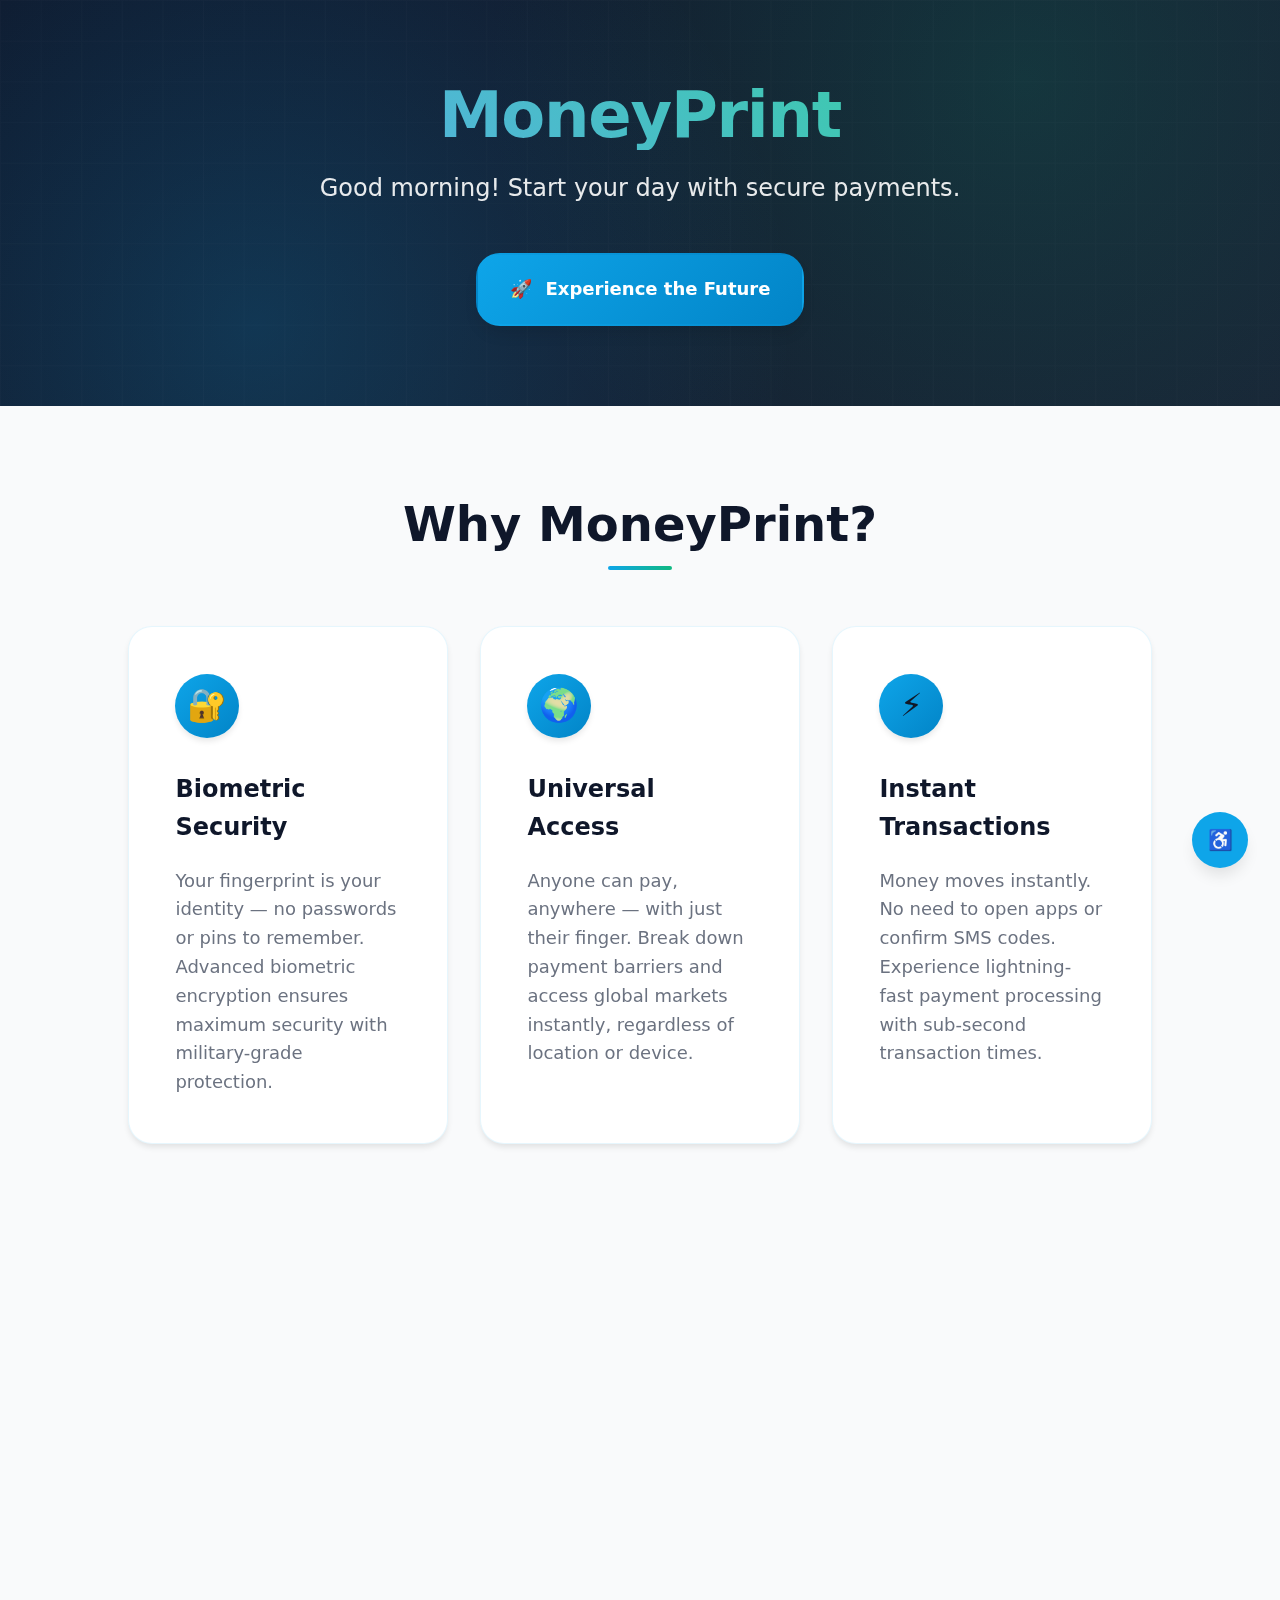
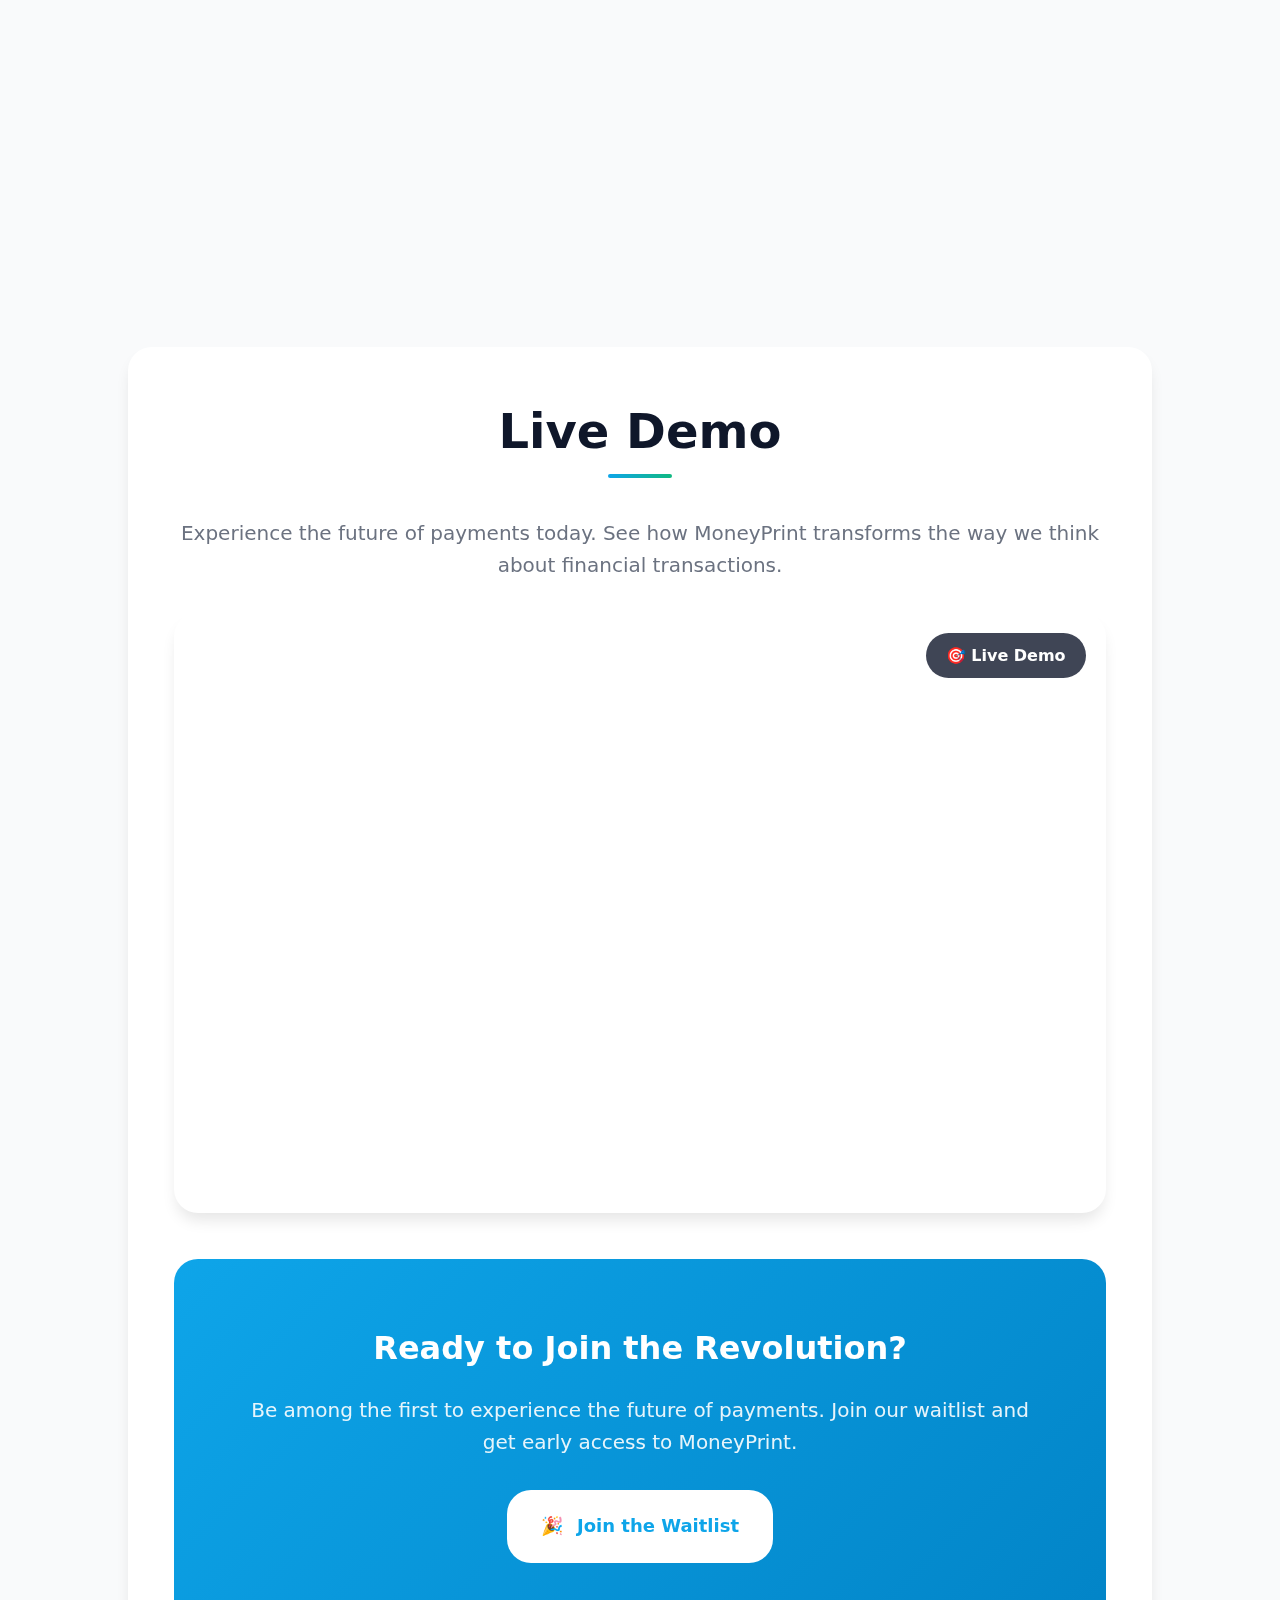
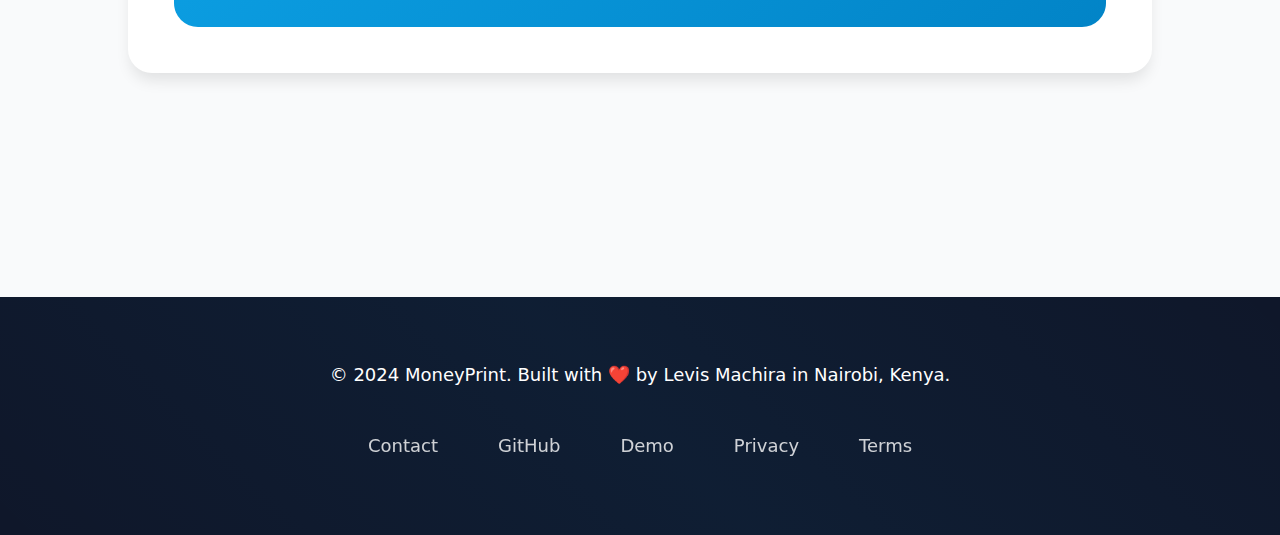
<file: index.html>
<!DOCTYPE html>
<html lang="en">
<head>
  <meta charset="UTF-8" />
  <meta name="viewport" content="width=device-width, initial-scale=1.0" />
  <title>MoneyPrint - Instant Fingerprint Payments | Biometric Payment Revolution</title>
  
  <!-- SEO Meta Tags -->
  <meta name="description" content="MoneyPrint revolutionizes payments with biometric technology. Pay anywhere using just your fingerprint - no cards, no phones, just you. Join the future of secure payments." />
  <meta name="keywords" content="biometric payments, fingerprint payments, fintech, secure payments, contactless payments, digital wallet, financial technology" />
  <meta name="author" content="Levis Machira" />
  <meta name="robots" content="index, follow" />
  
  <!-- Open Graph Tags for Social Sharing -->
  <meta property="og:title" content="MoneyPrint - Instant Fingerprint Payments" />
  <meta property="og:description" content="Revolutionizing payments using just your fingerprint. No cards. No phones. Just you." />
  <meta property="og:type" content="website" />
  <meta property="og:url" content="https://moneyprint.netlify.app/" />
  <meta property="og:image" content="https://moneyprint.netlify.app/og-image.jpg" />
  
  <!-- Twitter Card Tags -->
  <meta name="twitter:card" content="summary_large_image" />
  <meta name="twitter:title" content="MoneyPrint - Instant Fingerprint Payments" />
  <meta name="twitter:description" content="Revolutionizing payments using just your fingerprint. No cards. No phones. Just you." />
  <meta name="twitter:image" content="https://moneyprint.netlify.app/og-image.jpg" />
  
  <!-- Favicon -->
  <link rel="icon" type="image/x-icon" href="/favicon.ico" />
  <link rel="apple-touch-icon" sizes="180x180" href="/apple-touch-icon.png" />
  <link rel="icon" type="image/png" sizes="32x32" href="/favicon-32x32.png" />
  <link rel="icon" type="image/png" sizes="16x16" href="/favicon-16x16.png" />
  <link rel="manifest" href="/site.webmanifest" />
  
  <!-- Content Security Policy -->
  <meta http-equiv="Content-Security-Policy" content="default-src 'self'; script-src 'self' 'unsafe-inline' https://www.googletagmanager.com https://www.google-analytics.com; style-src 'self' 'unsafe-inline' https://fonts.googleapis.com; font-src 'self' https://fonts.gstatic.com; img-src 'self' data: https:; frame-src https://preview--finger-pay-now.lovable.app; connect-src 'self' https://www.google-analytics.com;">
  
  <!-- View Transitions API -->
  <meta name="view-transition" content="same-origin" />
  
  <!-- Fonts with Performance Optimization -->
  <link rel="preconnect" href="https://fonts.googleapis.com" />
  <link rel="preconnect" href="https://fonts.gstatic.com" crossorigin />
  <link href="https://fonts.googleapis.com/css2?family=Inter:wght@400;600;800&display=swap" rel="stylesheet" />
  
  <!-- Structured Data for SEO -->
  <script type="application/ld+json">
  {
    "@context": "https://schema.org",
    "@type": "Organization",
    "name": "MoneyPrint",
    "description": "Revolutionizing payments using biometric fingerprint technology",
    "url": "https://moneyprint.netlify.app/",
    "founder": {
      "@type": "Person",
      "name": "Levis Machira",
      "email": "levismash@gmail.com"
    },
    "sameAs": [
      "https://github.com/MoneyPrintOriginal/MoneyPrint-landing"
    ]
  }
  </script>
  
  <!-- Google Analytics (replace with your tracking ID) -->
  <script async src="https://www.googletagmanager.com/gtag/js?id=GA_TRACKING_ID"></script>
  <script>
    window.dataLayer = window.dataLayer || [];
    function gtag(){dataLayer.push(arguments);}
    gtag('js', new Date());
    gtag('config', 'GA_TRACKING_ID');
  </script>
  
  <style>
    /* CSS Custom Properties with Modern Features */
    :root {
      --primary-color: #0ea5e9;
      --primary-dark: #0284c7;
      --secondary-color: #0f172a;
      --success-color: #10b981;
      --warning-color: #f59e0b;
      --text-color: #111827;
      --text-light: #6b7280;
      --background: #f9fafb;
      --white: #ffffff;
      --shadow: 0 4px 6px -1px rgba(0, 0, 0, 0.1);
      --shadow-lg: 0 10px 15px -3px rgba(0, 0, 0, 0.1);
      --shadow-xl: 0 20px 25px -5px rgba(0, 0, 0, 0.1);
      --radius: 0.75rem;
      --radius-xl: 1.5rem;
      --transition: all 0.3s cubic-bezier(0.4, 0, 0.2, 1);
      --transition-fast: all 0.15s cubic-bezier(0.4, 0, 0.2, 1);
      --container-padding: max(1.5rem, 5vw);
      --content-max-width: min(120rem, 100vw - var(--container-padding) * 2);
      
      /* Fluid Typography */
      --text-xs: clamp(0.75rem, 0.7rem + 0.25vw, 0.875rem);
      --text-sm: clamp(0.875rem, 0.8rem + 0.375vw, 1rem);
      --text-base: clamp(1rem, 0.9rem + 0.5vw, 1.125rem);
      --text-lg: clamp(1.125rem, 1rem + 0.625vw, 1.25rem);
      --text-xl: clamp(1.25rem, 1.1rem + 0.75vw, 1.5rem);
      --text-2xl: clamp(1.5rem, 1.3rem + 1vw, 2rem);
      --text-3xl: clamp(1.875rem, 1.6rem + 1.375vw, 2.5rem);
      --text-4xl: clamp(2.25rem, 1.9rem + 1.75vw, 3rem);
      --text-5xl: clamp(3rem, 2.5rem + 2.5vw, 4rem);
      
      /* Modern spacing scale */
      --space-xs: clamp(0.5rem, 0.45rem + 0.25vw, 0.625rem);
      --space-sm: clamp(0.75rem, 0.7rem + 0.25vw, 0.875rem);
      --space-md: clamp(1rem, 0.9rem + 0.5vw, 1.25rem);
      --space-lg: clamp(1.5rem, 1.3rem + 1vw, 2rem);
      --space-xl: clamp(2rem, 1.7rem + 1.5vw, 3rem);
      --space-2xl: clamp(3rem, 2.5rem + 2.5vw, 4rem);
      --space-3xl: clamp(4rem, 3.5rem + 2.5vw, 5rem);
    }
    
    /* Modern CSS Reset with Logical Properties */
    *,
    *::before,
    *::after {
      box-sizing: border-box;
      margin: 0;
      padding: 0;
    }
    
    html {
      font-family: 'Inter', system-ui, -apple-system, BlinkMacSystemFont, sans-serif;
      line-height: 1.6;
      scroll-behavior: smooth;
      scroll-padding-block-start: 2rem;
    }
    
    body {
      color: var(--text-color);
      background: var(--background);
      font-size: var(--text-base);
      overflow-x: hidden;
      min-block-size: 100vh;
      text-rendering: optimizeLegibility;
      -webkit-font-smoothing: antialiased;
      -moz-osx-font-smoothing: grayscale;
    }
    
    /* Container Queries Support */
    .container {
      container-type: inline-size;
      container-name: main-container;
    }
    
    /* Modern Animations with Reduced Motion Support */
    @media (prefers-reduced-motion: no-preference) {
      @keyframes slideInUp {
        from {
          opacity: 0;
          transform: translateY(2rem);
        }
        to {
          opacity: 1;
          transform: translateY(0);
        }
      }
      
      @keyframes fadeIn {
        from { opacity: 0; }
        to { opacity: 1; }
      }
      
      @keyframes float {
        0%, 100% { transform: translateY(0); }
        50% { transform: translateY(-0.5rem); }
      }
      
      @keyframes shimmer {
        0% { transform: translateX(-100%); }
        100% { transform: translateX(100%); }
      }
      
      @keyframes pulse-glow {
        0%, 100% { 
          box-shadow: 0 0 0 0 color-mix(in srgb, var(--primary-color) 40%, transparent);
        }
        50% { 
          box-shadow: 0 0 0 1rem color-mix(in srgb, var(--primary-color) 0%, transparent);
        }
      }
      
      @keyframes morphing-gradient {
        0% { background-position: 0% 50%; }
        50% { background-position: 100% 50%; }
        100% { background-position: 0% 50%; }
      }
    }
    
    /* View Transitions API Support */
    @supports (view-transition-name: none) {
      ::view-transition-old(root),
      ::view-transition-new(root) {
        animation-duration: 0.5s;
        animation-timing-function: cubic-bezier(0.4, 0, 0.2, 1);
      }
      
      .page-transition {
        view-transition-name: page-content;
      }
    }
    
    /* Enhanced Header with 3D Elements */
    header {
      position: relative;
      background: linear-gradient(135deg, var(--secondary-color) 0%, #1e293b 50%, #334155 100%);
      background-size: 300% 300%;
      animation: morphing-gradient 8s ease infinite;
      color: var(--white);
      padding-block: var(--space-3xl);
      padding-inline: var(--container-padding);
      text-align: center;
      overflow: hidden;
      container-type: inline-size;
    }
    
    header::before {
      content: '';
      position: absolute;
      inset: 0;
      background: 
        radial-gradient(circle at 20% 80%, color-mix(in srgb, var(--primary-color) 20%, transparent) 0%, transparent 50%),
        radial-gradient(circle at 80% 20%, color-mix(in srgb, var(--success-color) 15%, transparent) 0%, transparent 50%);
      pointer-events: none;
    }
    
    header::after {
      content: '';
      position: absolute;
      inset: 0;
      background: url('data:image/svg+xml,<svg xmlns="http://www.w3.org/2000/svg" viewBox="0 0 100 100"><defs><pattern id="grid" width="10" height="10" patternUnits="userSpaceOnUse"><path d="M 10 0 L 0 0 0 10" fill="none" stroke="rgba(255,255,255,0.05)" stroke-width="0.5"/></pattern></defs><rect width="100" height="100" fill="url(%23grid)"/></svg>');
      opacity: 0.3;
      pointer-events: none;
    }
    
    header > * {
      position: relative;
      z-index: 1;
    }
    
    .hero-title {
      font-size: var(--text-5xl);
      font-weight: 800;
      margin-block-end: var(--space-md);
      background: linear-gradient(45deg, #60a5fa, #34d399, #a78bfa);
      background-size: 200% 200%;
      background-clip: text;
      -webkit-background-clip: text;
      -webkit-text-fill-color: transparent;
      animation: morphing-gradient 6s ease infinite;
      line-height: 1.1;
      letter-spacing: -0.02em;
    }
    
    @container (max-width: 768px) {
      .hero-title {
        font-size: var(--text-4xl);
      }
    }
    
    .hero-subtitle {
      font-size: var(--text-xl);
      max-inline-size: 60ch;
      margin-inline: auto;
      margin-block-end: var(--space-xl);
      opacity: 0.9;
      line-height: 1.5;
    }
    
    /* Enhanced Button with Micro-interactions */
    .btn {
      display: inline-flex;
      align-items: center;
      justify-content: center;
      gap: var(--space-sm);
      padding-block: var(--space-md);
      padding-inline: var(--space-lg);
      font-size: var(--text-base);
      font-weight: 600;
      text-decoration: none;
      border-radius: var(--radius-xl);
      border: 2px solid transparent;
      position: relative;
      overflow: hidden;
      transition: var(--transition);
      cursor: pointer;
      isolation: isolate;
    }
    
    .btn::before {
      content: '';
      position: absolute;
      inset: 0;
      background: linear-gradient(45deg, transparent, color-mix(in srgb, var(--white) 20%, transparent), transparent);
      transform: translateX(-100%);
      transition: transform 0.6s ease;
      z-index: -1;
    }
    
    .btn:hover::before {
      transform: translateX(100%);
    }
    
    .btn-primary {
      background: linear-gradient(135deg, var(--primary-color), var(--primary-dark));
      color: var(--white);
      box-shadow: var(--shadow-lg);
    }
    
    .btn-primary:hover {
      transform: translateY(-2px) scale(1.02);
      box-shadow: var(--shadow-xl);
      animation: pulse-glow 2s infinite;
    }
    
    .btn-primary:active {
      transform: translateY(0) scale(0.98);
    }
    
    /* Enhanced Section Layout */
    .section {
      padding-block: var(--space-3xl);
      padding-inline: var(--container-padding);
      max-inline-size: var(--content-max-width);
      margin-inline: auto;
      container-type: inline-size;
    }
    
    .section-title {
      font-size: var(--text-4xl);
      font-weight: 800;
      text-align: center;
      margin-block-end: var(--space-xl);
      color: var(--secondary-color);
      position: relative;
    }
    
    .section-title::after {
      content: '';
      position: absolute;
      inset-block-end: -0.5rem;
      inset-inline-start: 50%;
      transform: translateX(-50%);
      inline-size: 4rem;
      block-size: 0.25rem;
      background: linear-gradient(90deg, var(--primary-color), var(--success-color));
      border-radius: var(--radius);
    }
    
    /* Advanced Features Grid with Container Queries */
    .features-grid {
      display: grid;
      gap: var(--space-lg);
      grid-template-columns: repeat(auto-fit, minmax(min(100%, 20rem), 1fr));
      margin-block-start: var(--space-2xl);
    }
    
    @container (max-width: 768px) {
      .features-grid {
        grid-template-columns: 1fr;
        gap: var(--space-md);
      }
    }
    
    .feature-card {
      background: var(--white);
      padding: var(--space-xl);
      border-radius: var(--radius-xl);
      box-shadow: var(--shadow);
      border: 1px solid color-mix(in srgb, var(--primary-color) 10%, transparent);
      transition: var(--transition);
      position: relative;
      overflow: hidden;
      container-type: inline-size;
    }
    
    .feature-card::before {
      content: '';
      position: absolute;
      inset-block-start: 0;
      inset-inline-start: 0;
      inline-size: 100%;
      block-size: 0.25rem;
      background: linear-gradient(90deg, var(--primary-color), var(--success-color));
      transform: translateX(-100%);
      transition: transform 0.5s ease;
    }
    
    .feature-card:hover {
      transform: translateY(-0.5rem);
      box-shadow: var(--shadow-xl);
    }
    
    .feature-card:hover::before {
      transform: translateX(0);
    }
    
    .feature-icon {
      inline-size: 4rem;
      block-size: 4rem;
      background: linear-gradient(135deg, var(--primary-color), var(--primary-dark));
      border-radius: 50%;
      display: flex;
      align-items: center;
      justify-content: center;
      margin-block-end: var(--space-lg);
      font-size: var(--text-2xl);
      box-shadow: var(--shadow);
      position: relative;
      overflow: hidden;
    }
    
    .feature-icon::before {
      content: '';
      position: absolute;
      inset: 0;
      background: linear-gradient(45deg, transparent, color-mix(in srgb, var(--white) 30%, transparent), transparent);
      transform: translateX(-100%);
      animation: shimmer 3s ease-in-out infinite;
    }
    
    .feature-title {
      font-size: var(--text-xl);
      font-weight: 600;
      margin-block-end: var(--space-md);
      color: var(--secondary-color);
    }
    
    .feature-description {
      color: var(--text-light);
      line-height: 1.6;
    }
    
    /* Enhanced Demo Section */
    .demo-section {
      background: var(--white);
      border-radius: var(--radius-xl);
      box-shadow: var(--shadow-lg);
      margin-block: var(--space-2xl);
      overflow: hidden;
      container-type: inline-size;
    }
    
    .demo-content {
      padding: var(--space-xl);
    }
    
    .demo-container {
      position: relative;
      border-radius: var(--radius-xl);
      overflow: hidden;
      box-shadow: var(--shadow-lg);
      margin-block-start: var(--space-lg);
    }
    
    .demo-iframe {
      inline-size: 100%;
      block-size: clamp(25rem, 50vw, 37.5rem);
      border: none;
      display: block;
    }
    
    .demo-overlay {
      position: absolute;
      inset-block-start: var(--space-md);
      inset-inline-end: var(--space-md);
      background: color-mix(in srgb, var(--secondary-color) 80%, transparent);
      color: var(--white);
      padding-block: var(--space-xs);
      padding-inline: var(--space-md);
      border-radius: var(--radius-xl);
      font-size: var(--text-sm);
      font-weight: 600;
      backdrop-filter: blur(0.5rem);
    }
    
    /* Floating Action Button for Accessibility */
    .floating-accessibility {
      position: fixed;
      inset-block-end: var(--space-lg);
      inset-inline-end: var(--space-lg);
      z-index: 1000;
      background: var(--primary-color);
      color: var(--white);
      border: none;
      border-radius: 50%;
      inline-size: 3.5rem;
      block-size: 3.5rem;
      display: flex;
      align-items: center;
      justify-content: center;
      font-size: var(--text-lg);
      cursor: pointer;
      box-shadow: var(--shadow-lg);
      transition: var(--transition);
    }
    
    .floating-accessibility:hover {
      transform: scale(1.1);
      background: var(--primary-dark);
    }
    
    /* Enhanced Footer */
    footer {
      background: var(--secondary-color);
      color: var(--white);
      text-align: center;
      padding: var(--space-2xl) var(--container-padding);
      margin-block-start: var(--space-3xl);
      position: relative;
      overflow: hidden;
    }
    
    footer::before {
      content: '';
      position: absolute;
      inset: 0;
      background: linear-gradient(45deg, transparent, color-mix(in srgb, var(--primary-color) 5%, transparent), transparent);
      pointer-events: none;
    }
    
    .footer-content {
      position: relative;
      z-index: 1;
    }
    
    .footer-links {
      display: flex;
      justify-content: center;
      gap: var(--space-lg);
      flex-wrap: wrap;
      margin-block-start: var(--space-lg);
    }
    
    .footer-link {
      color: var(--white);
      text-decoration: none;
      opacity: 0.8;
      transition: var(--transition);
      padding: var(--space-xs) var(--space-sm);
      border-radius: var(--radius);
    }
    
    .footer-link:hover {
      opacity: 1;
      color: var(--primary-color);
      background: color-mix(in srgb, var(--white) 10%, transparent);
    }
    
    /* Progress Bar Enhancement */
    .progress-bar {
      position: fixed;
      inset-block-start: 0;
      inset-inline-start: 0;
      inline-size: 0%;
      block-size: 0.25rem;
      background: linear-gradient(90deg, var(--primary-color), var(--success-color));
      z-index: 1000;
      transition: inline-size 0.1s ease;
    }
    
    /* Accessibility Improvements */
    .sr-only {
      position: absolute;
      inline-size: 1px;
      block-size: 1px;
      padding: 0;
      margin: -1px;
      overflow: hidden;
      clip: rect(0, 0, 0, 0);
      white-space: nowrap;
      border: 0;
    }
    
    /* Focus Management */
    :focus-visible {
      outline: 2px solid var(--primary-color);
      outline-offset: 2px;
      border-radius: var(--radius);
    }
    
    /* Reduced Motion Preferences */
    @media (prefers-reduced-motion: reduce) {
      *,
      *::before,
      *::after {
        animation-duration: 0.01ms !important;
        animation-iteration-count: 1 !important;
        transition-duration: 0.01ms !important;
        scroll-behavior: auto !important;
      }
    }
    
    /* High Contrast Mode Support */
    @media (prefers-contrast: high) {
      :root {
        --shadow: 0 0 0 1px var(--text-color);
        --shadow-lg: 0 0 0 2px var(--text-color);
        --shadow-xl: 0 0 0 3px var(--text-color);
      }
    }
    
    /* Dark Mode Support */
    @media (prefers-color-scheme: dark) {
      :root {
        --background: #0f172a;
        --text-color: #f1f5f9;
        --text-light: #94a3b8;
        --white: #1e293b;
      }
    }
    
    /* Print Styles */
    @media print {
      .progress-bar,
      .floating-accessibility,
      .demo-iframe {
        display: none !important;
      }
      
      body {
        background: white !important;
        color: black !important;
      }
    }
  </style>
</head>
<body class="page-transition">
  <!-- Progress Bar -->
  <div class="progress-bar" id="progressBar" role="progressbar" aria-label="Page reading progress"></div>
  
  <!-- Skip Links for Accessibility -->
  <a href="#main-content" class="sr-only">Skip to main content</a>
  
  <header>
    <h1 class="hero-title">MoneyPrint</h1>
    <p class="hero-subtitle">Revolutionizing payments using just your fingerprint. No cards. No phones. Just you.</p>
    <div class="hero-cta">
      <a href="#demo" class="btn btn-primary" aria-describedby="demo-description">
        <span>🚀</span> Experience the Future
      </a>
    </div>
    <div id="demo-description" class="sr-only">Navigate to the live demo section to see MoneyPrint in action</div>
  </header>

  <main id="main-content" class="container">
    <section class="section">
      <h2 class="section-title">Why MoneyPrint?</h2>
      <div class="features-grid">
        <article class="feature-card">
          <div class="feature-icon" aria-hidden="true">🔐</div>
          <h3 class="feature-title">Biometric Security</h3>
          <p class="feature-description">Your fingerprint is your identity — no passwords or pins to remember. Advanced biometric encryption ensures maximum security with military-grade protection.</p>
        </article>
        
        <article class="feature-card">
          <div class="feature-icon" aria-hidden="true">🌍</div>
          <h3 class="feature-title">Universal Access</h3>
          <p class="feature-description">Anyone can pay, anywhere — with just their finger. Break down payment barriers and access global markets instantly, regardless of location or device.</p>
        </article>
        
        <article class="feature-card">
          <div class="feature-icon" aria-hidden="true">⚡</div>
          <h3 class="feature-title">Instant Transactions</h3>
          <p class="feature-description">Money moves instantly. No need to open apps or confirm SMS codes. Experience lightning-fast payment processing with sub-second transaction times.</p>
        </article>
        
        <article class="feature-card">
          <div class="feature-icon" aria-hidden="true">🛡️</div>
          <h3 class="feature-title">Eliminates Fraud</h3>
          <p class="feature-description">Fingerprint authentication drastically reduces identity theft, chargebacks, and unauthorized access. Your biometrics can't be stolen, copied, or hacked.</p>
        </article>
      </div>
    </section>

    <section id="demo" class="section">
      <div class="demo-section">
        <div class="demo-content">
          <h2 class="section-title">Live Demo</h2>
          <p style="text-align: center; color: var(--text-light); margin-block-end: var(--space-lg); font-size: var(--text-lg);">
            Experience the future of payments today. See how MoneyPrint transforms the way we think about financial transactions.
          </p>
          <div class="demo-container">
            <iframe 
              class="demo-iframe"
              src="https://preview--finger-pay-now.lovable.app/" 
              title="MoneyPrint Payment Demo - Interactive Fingerprint Payment Experience"
              sandbox="allow-scripts allow-same-origin allow-forms allow-popups"
              loading="lazy">
            </iframe>
            <div class="demo-overlay" aria-label="Live Demo Badge">🎯 Live Demo</div>
          </div>
          
          <div style="background: linear-gradient(135deg, var(--primary-color) 0%, var(--primary-dark) 100%); border-radius: var(--radius-xl); color: var(--white); padding: var(--space-2xl); margin-block-start: var(--space-xl); text-align: center;">
            <h3 style="font-size: var(--text-2xl); margin-block-end: var(--space-md);">Ready to Join the Revolution?</h3>
            <p style="margin-block-end: var(--space-lg); opacity: 0.9; font-size: var(--text-lg);">
              Be among the first to experience the future of payments. Join our waitlist and get early access to MoneyPrint.
            </p>
            <a href="/thank-you.html" class="btn" style="background: var(--white); color: var(--primary-color);" onclick="gtag('event', 'click', {'event_category': 'CTA', 'event_label': 'Join Waitlist'})">
              <span>🎉</span> Join the Waitlist
            </a>
          </div>
        </div>
      </div>
    </section>
  </main>

  <!-- Floating Accessibility Button -->
  <button class="floating-accessibility" aria-label="Accessibility options" title="Accessibility settings">
    <span aria-hidden="true">♿</span>
  </button>

  <footer>
    <div class="footer-content">
      <p>&copy; 2024 MoneyPrint. Built with ❤️ by Levis Machira in Nairobi, Kenya.</p>
      <nav class="footer-links" aria-label="Footer navigation">
        <a href="mailto:levismash@gmail.com" class="footer-link">Contact</a>
        <a href="https://github.com/MoneyPrintOriginal/MoneyPrint-landing" target="_blank" rel="noopener" class="footer-link">GitHub</a>
        <a href="#demo" class="footer-link">Demo</a>
        <a href="/privacy" class="footer-link">Privacy</a>
        <a href="/terms" class="footer-link">Terms</a>
      </nav>
    </div>
  </footer>

  <!-- Enhanced JavaScript with Modern Features -->
  <script>
    // Modern JavaScript with Enhanced Features
    class MoneyPrintSite {
      constructor() {
        this.init();
      }

      init() {
        this.setupProgressBar();
        this.setupSmoothScrolling();
        this.setupIntersectionObserver();
        this.setupViewTransitions();
        this.setupAccessibility();
        this.setupPerformanceMonitoring();
        this.setupServiceWorker();
        this.setupPersonalization();
      }

      // Enhanced Progress Bar
      setupProgressBar() {
        const progressBar = document.getElementById('progressBar');
        
        const updateProgress = () => {
          const scrollTop = document.documentElement.scrollTop;
          const scrollHeight = document.documentElement.scrollHeight - document.documentElement.clientHeight;
          const scrollProgress = (scrollTop / scrollHeight) * 100;
          
          progressBar.style.width = `${scrollProgress}%`;
          progressBar.setAttribute('aria-valuenow', Math.round(scrollProgress));
        };

        window.addEventListener('scroll', updateProgress, { passive: true });
        updateProgress();
      }

      // Enhanced Smooth Scrolling with View Transitions
      setupSmoothScrolling() {
        document.querySelectorAll('a[href^="#"]').forEach(anchor => {
          anchor.addEventListener('click', async (e) => {
            e.preventDefault();
            const target = document.querySelector(anchor.getAttribute('href'));
            
            if (target) {
              // Use View Transitions API if supported
              if ('startViewTransition' in document) {
                await document.startViewTransition(() => {
                  target.scrollIntoView({
                    behavior: 'smooth',
                    block: 'start'
                  });
                });
              } else {
                target.scrollIntoView({
                  behavior: 'smooth',
                  block: 'start'
                });
              }
            }
          });
        });
      }

      // Advanced Intersection Observer with Staggered Animations
      setupIntersectionObserver() {
        const observerOptions = {
          threshold: 0.1,
          rootMargin: '0px 0px -50px 0px'
        };

        const observer = new IntersectionObserver((entries) => {
          entries.forEach((entry, index) => {
            if (entry.isIntersecting) {
              setTimeout(() => {
                entry.target.style.opacity = '1';
                entry.target.style.transform = 'translateY(0)';
              }, index * 100);
            }
          });
        }, observerOptions);

        // Observe feature cards with staggered animation
        document.querySelectorAll('.feature-card').forEach((el, index) => {
          el.style.opacity = '0';
          el.style.transform = 'translateY(2rem)';
          el.style.transition = `opacity 0.6s ease ${index * 0.1}s, transform 0.6s ease ${index * 0.1}s`;
          observer.observe(el);
        });
      }

      // View Transitions API Support
      setupViewTransitions() {
        if (!('startViewTransition' in document)) return;

        // Add view transition names to key elements
        document.querySelector('header').style.viewTransitionName = 'header';
        document.querySelector('.demo-section').style.viewTransitionName = 'demo';
      }

      // Enhanced Accessibility Features
      setupAccessibility() {
        const accessibilityButton = document.querySelector('.floating-accessibility');
        
        accessibilityButton.addEventListener('click', () => {
          this.showAccessibilityMenu();
        });

        // Keyboard navigation improvements
        document.addEventListener('keydown', (e) => {
          if (e.key === 'Tab') {
            document.body.classList.add('keyboard-navigation');
          }
        });

        document.addEventListener('mousedown', () => {
          document.body.classList.remove('keyboard-navigation');
        });

        // Voice navigation support
        if ('speechSynthesis' in window) {
          this.setupVoiceCommands();
        }
      }

      showAccessibilityMenu() {
        const menu = document.createElement('div');
        menu.innerHTML = `
          <div style="position: fixed; inset: 0; background: rgba(0,0,0,0.8); z-index: 10000; display: flex; align-items: center; justify-content: center;">
            <div style="background: white; padding: 2rem; border-radius: 1rem; max-width: 400px; width: 90%;">
              <h3 style="margin-bottom: 1rem;">Accessibility Options</h3>
              <button onclick="this.closest('[style*=fixed]').remove(); document.body.style.fontSize = '120%';">Increase Font Size</button>
              <button onclick="this.closest('[style*=fixed]').remove(); document.body.style.fontSize = '100%';">Reset Font Size</button>
              <button onclick="this.closest('[style*=fixed]').remove(); document.body.classList.toggle('high-contrast');">Toggle High Contrast</button>
              <button onclick="this.closest('[style*=fixed]').remove();">Close</button>
            </div>
          </div>
        `;
        document.body.appendChild(menu);
      }

      setupVoiceCommands() {
        if (!('webkitSpeechRecognition' in window)) return;

        const recognition = new webkitSpeechRecognition();
        recognition.continuous = true;
        recognition.interimResults = false;

        recognition.onresult = (event) => {
          const command = event.results[event.results.length - 1][0].transcript.toLowerCase();
          
          if (command.includes('scroll to demo')) {
            document.getElementById('demo').scrollIntoView({ behavior: 'smooth' });
          } else if (command.includes('go to top')) {
            window.scrollTo({ top: 0, behavior: 'smooth' });
          }
        };
      }

      // Performance Monitoring with Web Vitals
      setupPerformanceMonitoring() {
        // Core Web Vitals monitoring
        if ('PerformanceObserver' in window) {
          // LCP monitoring
          new PerformanceObserver((list) => {
            const entries = list.getEntries();
            const lastEntry = entries[entries.length - 1];
            console.log('LCP:', lastEntry.startTime);
            
            if (typeof gtag !== 'undefined') {
              gtag('event', 'timing_complete', {
                name: 'LCP',
                value: Math.round(lastEntry.startTime)
              });
            }
          }).observe({ type: 'largest-contentful-paint', buffered: true });

          // CLS monitoring
          let clsValue = 0;
          new PerformanceObserver((list) => {
            for (const entry of list.getEntries()) {
              if (!entry.hadRecentInput) {
                clsValue += entry.value;
              }
            }
            console.log('CLS:', clsValue);
          }).observe({ type: 'layout-shift', buffered: true });
        }

        // Page load time
        window.addEventListener('load', () => {
          if ('performance' in window) {
            const loadTime = performance.timing.loadEventEnd - performance.timing.navigationStart;
            console.log('Page load time:', loadTime + 'ms');
            
            if (typeof gtag !== 'undefined') {
              gtag('event', 'timing_complete', {
                name: 'page_load',
                value: loadTime
              });
            }
          }
        });
      }

      // Service Worker Registration
      setupServiceWorker() {
        if ('serviceWorker' in navigator) {
          window.addEventListener('load', () => {
            navigator.serviceWorker.register('/sw.js')
              .then(registration => {
                console.log('SW registered: ', registration);
              })
              .catch(registrationError => {
                console.log('SW registration failed: ', registrationError);
              });
          });
        }
      }

      // AI-Powered Personalization
      setupPersonalization() {
        const userPreferences = this.getUserPreferences();
        
        // Personalize based on time of day
        const hour = new Date().getHours();
        if (hour < 12) {
          this.addPersonalizedMessage('Good morning! Start your day with secure payments.');
        } else if (hour < 18) {
          this.addPersonalizedMessage('Good afternoon! Ready to revolutionize your transactions?');
        } else {
          this.addPersonalizedMessage('Good evening! Experience the future of payments.');
        }

        // Location-based personalization
        if (navigator.geolocation) {
          navigator.geolocation.getCurrentPosition((position) => {
            this.personalizeForLocation(position.coords);
          });
        }

        // Device-based optimizations
        this.optimizeForDevice();
      }

      getUserPreferences() {
        return {
          visitCount: parseInt(localStorage.getItem('mp-visit-count') || '0') + 1,
          lastVisit: localStorage.getItem('mp-last-visit'),
          preferences: JSON.parse(localStorage.getItem('mp-preferences') || '{}')
        };
      }

      addPersonalizedMessage(message) {
        const subtitle = document.querySelector('.hero-subtitle');
        if (subtitle) {
          subtitle.textContent = message;
        }
      }

      personalizeForLocation(coords) {
        // This would typically call a geolocation API
        console.log('User location:', coords.latitude, coords.longitude);
        // Add location-specific features or content
      }

      optimizeForDevice() {
        const isTouch = 'ontouchstart' in window;
        const isMobile = window.innerWidth < 768;
        
        if (isTouch) {
          document.body.classList.add('touch-device');
          // Enhance touch interactions
          this.enhanceTouchExperience();
        }

        if (isMobile) {
          // Mobile-specific optimizations
          this.optimizeForMobile();
        }
      }

      enhanceTouchExperience() {
        // Add haptic feedback for supported devices
        document.querySelectorAll('.btn').forEach(btn => {
          btn.addEventListener('touchstart', () => {
            if (navigator.vibrate) {
              navigator.vibrate(10);
            }
          });
        });
      }

      optimizeForMobile() {
        // Reduce animations for better performance on mobile
        if (navigator.hardwareConcurrency < 4) {
          document.body.classList.add('reduced-animations');
        }
      }
    }

    // Initialize the site when DOM is loaded
    if (document.readyState === 'loading') {
      document.addEventListener('DOMContentLoaded', () => new MoneyPrintSite());
    } else {
      new MoneyPrintSite();
    }

    // Error handling for iframe
    const iframe = document.querySelector('.demo-iframe');
    iframe?.addEventListener('error', () => {
      const demoContainer = document.querySelector('.demo-container');
      if (demoContainer) {
        demoContainer.innerHTML = `
          <div style="padding: 3rem; text-align: center; background: #f8f9fa; border-radius: 0.75rem;">
            <h3 style="color: #6b7280; margin-bottom: 1rem;">Demo temporarily unavailable</h3>
            <p style="color: #9ca3af;">Please check back later to experience our live demo.</p>
          </div>
        `;
      }
    });
  </script>
</body>
</html>
</file>
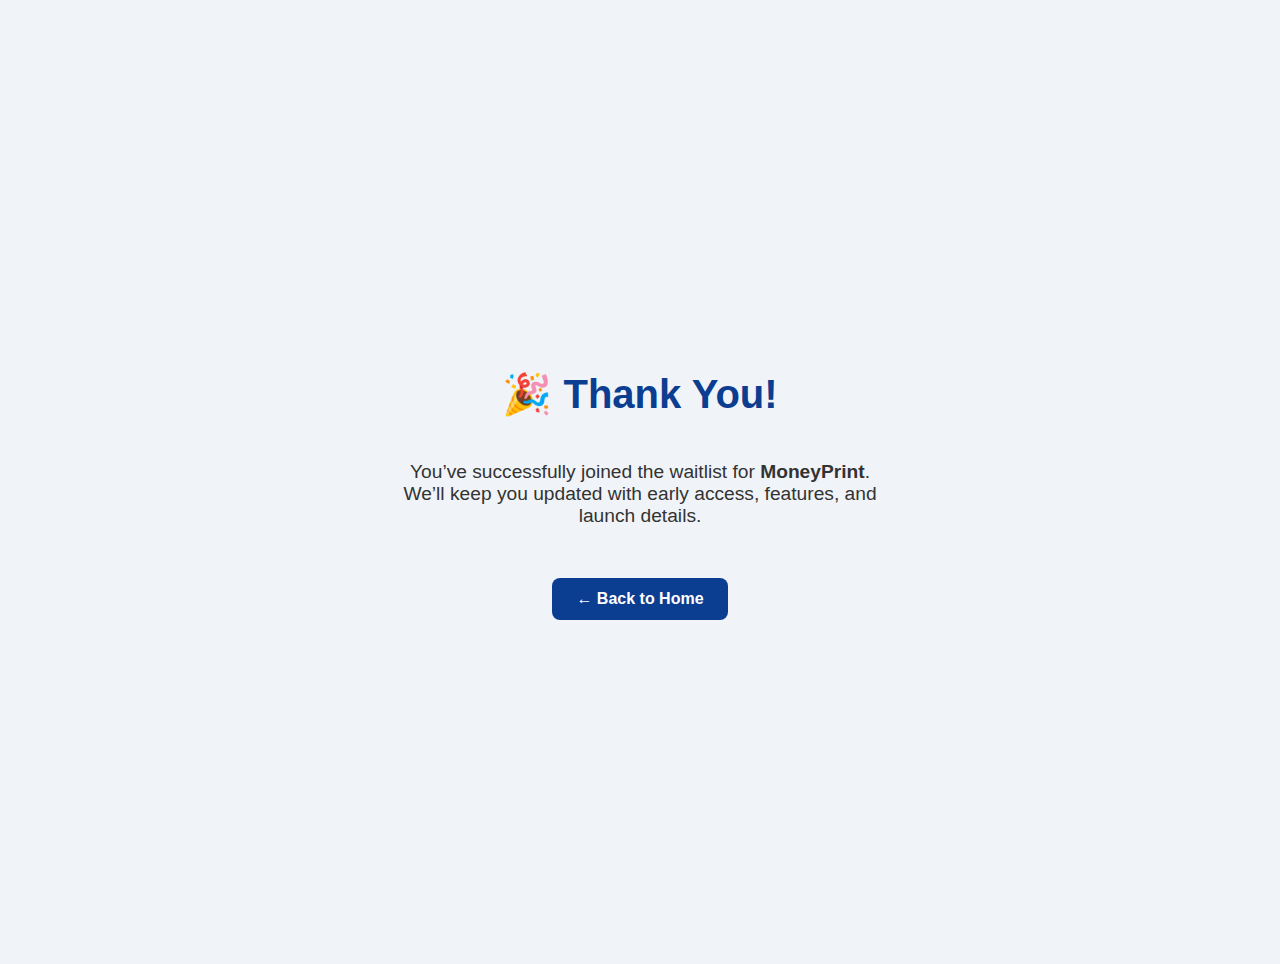
<file: Thank-you.html>
<!DOCTYPE html>
<html lang="en">
<head>
  <meta charset="UTF-8" />
  <meta name="viewport" content="width=device-width, initial-scale=1.0"/>
  <title>Thank You – MoneyPrint</title>
  <link href="https://fonts.googleapis.com/css2?family=Inter:wght@400;600&display=swap" rel="stylesheet"/>
  <style>
    body {
      font-family: 'Inter', sans-serif;
      display: flex;
      flex-direction: column;
      align-items: center;
      justify-content: center;
      min-height: 100vh;
      background-color: #f0f4f8;
      margin: 0;
      text-align: center;
      padding: 2rem;
    }
    h1 {
      font-size: 2.5rem;
      color: #0b3d91;
    }
    p {
      font-size: 1.2rem;
      color: #333;
      margin-top: 1rem;
      max-width: 500px;
    }
    a {
      display: inline-block;
      margin-top: 2rem;
      padding: 0.75rem 1.5rem;
      background-color: #0b3d91;
      color: white;
      text-decoration: none;
      border-radius: 8px;
      font-weight: 600;
      transition: background-color 0.3s;
    }
    a:hover {
      background-color: #062e70;
    }
  </style>
</head>
<body>
  <h1>🎉 Thank You!</h1>
  <p>You’ve successfully joined the waitlist for <strong>MoneyPrint</strong>. We’ll keep you updated with early access, features, and launch details.</p>
  <a href="/">← Back to Home</a>
</body>
</html>
</file>
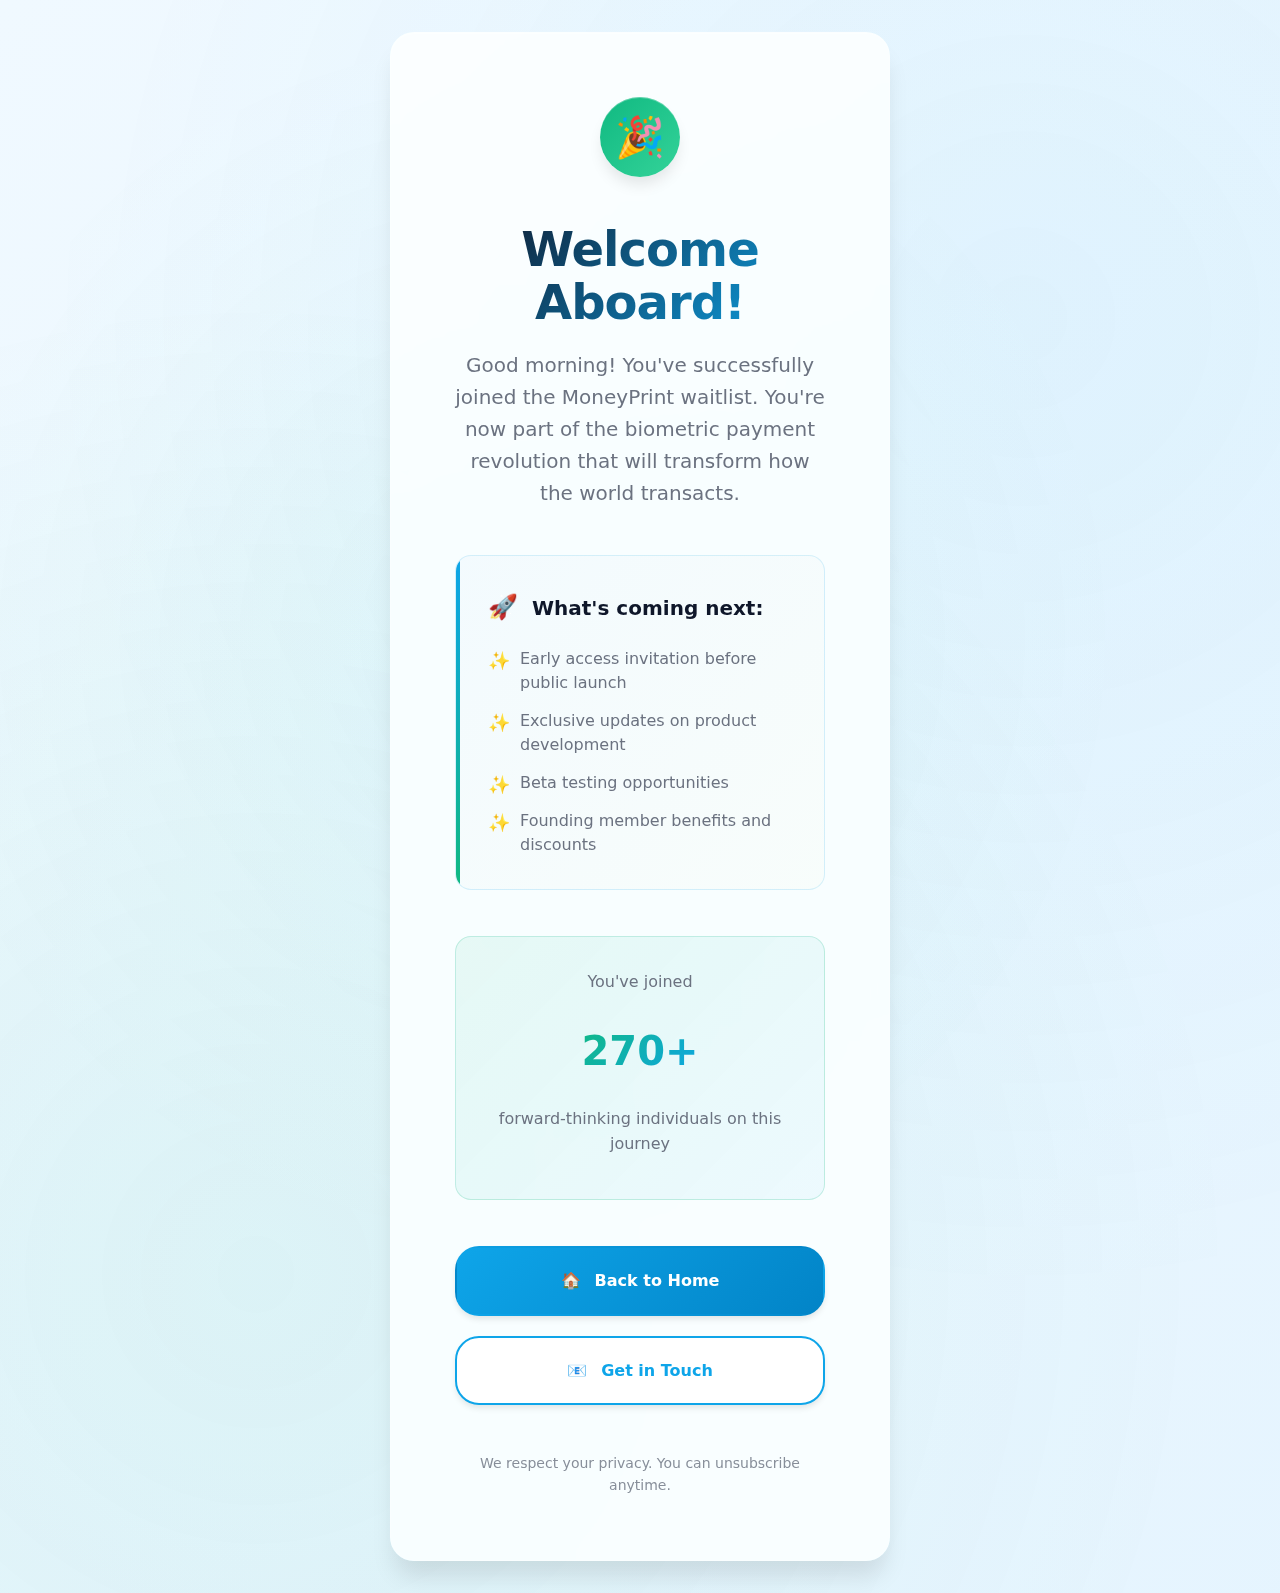
<file: thank-you.html>
<!DOCTYPE html>
<html lang="en">
<head>
  <meta charset="UTF-8" />
  <meta name="viewport" content="width=device-width, initial-scale=1.0"/>
  <title>Thank You – MoneyPrint | Welcome to the Future of Payments</title>
  
  <!-- SEO Meta Tags -->
  <meta name="description" content="Thank you for joining MoneyPrint's waitlist! You're now part of the biometric payment revolution. We'll keep you updated with early access and launch details." />
  <meta name="robots" content="noindex, follow" />
  
  <!-- Open Graph Tags -->
  <meta property="og:title" content="Thank You – MoneyPrint" />
  <meta property="og:description" content="Welcome to the future of payments! You've successfully joined our waitlist." />
  <meta property="og:type" content="website" />
  <meta property="og:url" content="https://moneyprint.netlify.app/thank-you.html" />
  
  <!-- Favicon -->
  <link rel="icon" type="image/x-icon" href="/favicon.ico" />
  <link rel="apple-touch-icon" sizes="180x180" href="/apple-touch-icon.png" />
  
  <!-- View Transitions API -->
  <meta name="view-transition" content="same-origin" />
  
  <!-- Fonts -->
  <link rel="preconnect" href="https://fonts.googleapis.com" />
  <link rel="preconnect" href="https://fonts.gstatic.com" crossorigin />
  <link href="https://fonts.googleapis.com/css2?family=Inter:wght@400;600;800&display=swap" rel="stylesheet"/>
  
  <style>
    /* Modern CSS Custom Properties */
    :root {
      --primary-color: #0ea5e9;
      --primary-dark: #0284c7;
      --secondary-color: #0f172a;
      --success-color: #10b981;
      --success-light: #34d399;
      --text-color: #111827;
      --text-light: #6b7280;
      --background: linear-gradient(135deg, #f0f9ff 0%, #e0f2fe 50%, #f0f4f8 100%);
      --white: #ffffff;
      --shadow: 0 4px 6px -1px rgba(0, 0, 0, 0.1);
      --shadow-lg: 0 10px 15px -3px rgba(0, 0, 0, 0.1);
      --shadow-xl: 0 20px 25px -5px rgba(0, 0, 0, 0.1);
      --radius: 1rem;
      --radius-xl: 1.5rem;
      --transition: all 0.3s cubic-bezier(0.4, 0, 0.2, 1);
      --transition-spring: all 0.5s cubic-bezier(0.34, 1.56, 0.64, 1);
      
      /* Fluid Typography */
      --text-xs: clamp(0.75rem, 0.7rem + 0.25vw, 0.875rem);
      --text-sm: clamp(0.875rem, 0.8rem + 0.375vw, 1rem);
      --text-base: clamp(1rem, 0.9rem + 0.5vw, 1.125rem);
      --text-lg: clamp(1.125rem, 1rem + 0.625vw, 1.25rem);
      --text-xl: clamp(1.25rem, 1.1rem + 0.75vw, 1.5rem);
      --text-2xl: clamp(1.5rem, 1.3rem + 1vw, 2rem);
      --text-3xl: clamp(1.875rem, 1.6rem + 1.375vw, 2.5rem);
      --text-4xl: clamp(2.25rem, 1.9rem + 1.75vw, 3rem);
      
      /* Spacing Scale */
      --space-xs: clamp(0.5rem, 0.45rem + 0.25vw, 0.625rem);
      --space-sm: clamp(0.75rem, 0.7rem + 0.25vw, 0.875rem);
      --space-md: clamp(1rem, 0.9rem + 0.5vw, 1.25rem);
      --space-lg: clamp(1.5rem, 1.3rem + 1vw, 2rem);
      --space-xl: clamp(2rem, 1.7rem + 1.5vw, 3rem);
      --space-2xl: clamp(3rem, 2.5rem + 2.5vw, 4rem);
    }

    /* Modern CSS Reset */
    *,
    *::before,
    *::after {
      box-sizing: border-box;
      margin: 0;
      padding: 0;
    }

    html {
      font-family: 'Inter', system-ui, sans-serif;
      line-height: 1.6;
      scroll-behavior: smooth;
    }

    body {
      background: var(--background);
      background-size: 300% 300%;
      color: var(--text-color);
      font-size: var(--text-base);
      min-block-size: 100vh;
      display: flex;
      align-items: center;
      justify-content: center;
      padding: var(--space-lg);
      position: relative;
      overflow-x: hidden;
      text-rendering: optimizeLegibility;
      -webkit-font-smoothing: antialiased;
    }

    /* Modern Animations */
    @media (prefers-reduced-motion: no-preference) {
      @keyframes morphingBackground {
        0%, 100% { background-position: 0% 50%; }
        50% { background-position: 100% 50%; }
      }

      @keyframes slideInUp {
        from {
          opacity: 0;
          transform: translateY(2rem) scale(0.95);
        }
        to {
          opacity: 1;
          transform: translateY(0) scale(1);
        }
      }

      @keyframes bounceIn {
        0% {
          opacity: 0;
          transform: scale(0.3) rotate(-10deg);
        }
        50% {
          opacity: 1;
          transform: scale(1.05) rotate(5deg);
        }
        70% {
          transform: scale(0.95) rotate(-2deg);
        }
        100% {
          opacity: 1;
          transform: scale(1) rotate(0deg);
        }
      }

      @keyframes pulse {
        0%, 100% { transform: scale(1); }
        50% { transform: scale(1.05); }
      }

      @keyframes shimmer {
        0% { transform: translateX(-100%); }
        100% { transform: translateX(100%); }
      }

      @keyframes floating {
        0%, 100% { transform: translateY(0) rotate(0deg); }
        33% { transform: translateY(-0.5rem) rotate(1deg); }
        66% { transform: translateY(0.25rem) rotate(-1deg); }
      }

      @keyframes countUp {
        from { transform: translateY(100%); opacity: 0; }
        to { transform: translateY(0); opacity: 1; }
      }

      body {
        animation: morphingBackground 12s ease infinite;
      }
    }

    /* Floating Background Elements */
    body::before {
      content: '';
      position: absolute;
      inset: 0;
      background: 
        radial-gradient(circle at 20% 80%, color-mix(in srgb, var(--success-color) 10%, transparent) 0%, transparent 60%),
        radial-gradient(circle at 80% 20%, color-mix(in srgb, var(--primary-color) 8%, transparent) 0%, transparent 60%),
        radial-gradient(circle at 40% 40%, color-mix(in srgb, var(--success-light) 6%, transparent) 0%, transparent 50%);
      pointer-events: none;
      opacity: 0.7;
      animation: floating 8s ease-in-out infinite;
    }

    /* Container with Glass Morphism */
    .container {
      background: color-mix(in srgb, var(--white) 85%, transparent);
      backdrop-filter: blur(1rem) saturate(180%);
      border: 1px solid color-mix(in srgb, var(--white) 20%, transparent);
      border-radius: var(--radius-xl);
      padding: var(--space-2xl);
      box-shadow: 
        var(--shadow-xl),
        inset 0 1px 0 color-mix(in srgb, var(--white) 40%, transparent);
      max-inline-size: min(500px, 90vw);
      inline-size: 100%;
      position: relative;
      z-index: 1;
      animation: slideInUp 0.8s var(--transition-spring) both;
      container-type: inline-size;
    }

    /* Success Icon with 3D Effect */
    .success-icon {
      inline-size: 5rem;
      block-size: 5rem;
      background: linear-gradient(135deg, var(--success-color), var(--success-light));
      border-radius: 50%;
      display: flex;
      align-items: center;
      justify-content: center;
      margin-inline: auto;
      margin-block-end: var(--space-xl);
      font-size: var(--text-3xl);
      box-shadow: 
        var(--shadow-lg),
        inset 0 1px 0 color-mix(in srgb, var(--white) 30%, transparent);
      animation: bounceIn 1s var(--transition-spring) 0.3s both;
      position: relative;
      overflow: hidden;
    }

    .success-icon::before {
      content: '';
      position: absolute;
      inset: 0;
      background: linear-gradient(45deg, transparent, color-mix(in srgb, var(--white) 40%, transparent), transparent);
      border-radius: inherit;
      transform: translateX(-100%);
      animation: shimmer 2s ease-in-out infinite 1s;
    }

    /* Enhanced Typography */
    .title {
      font-size: var(--text-4xl);
      font-weight: 800;
      color: var(--secondary-color);
      margin-block-end: var(--space-md);
      background: linear-gradient(135deg, var(--secondary-color), var(--primary-color));
      background-clip: text;
      -webkit-background-clip: text;
      -webkit-text-fill-color: transparent;
      line-height: 1.1;
      letter-spacing: -0.02em;
      text-align: center;
      animation: slideInUp 0.8s var(--transition-spring) 0.4s both;
    }

    .subtitle {
      font-size: var(--text-lg);
      color: var(--text-light);
      margin-block-end: var(--space-xl);
      line-height: 1.6;
      text-align: center;
      animation: slideInUp 0.8s var(--transition-spring) 0.5s both;
    }

    .highlight {
      color: var(--primary-color);
      font-weight: 600;
    }

    /* Enhanced Features Preview */
    .features-preview {
      background: linear-gradient(135deg, 
        color-mix(in srgb, var(--primary-color) 5%, var(--white)),
        color-mix(in srgb, var(--success-color) 3%, var(--white))
      );
      border: 1px solid color-mix(in srgb, var(--primary-color) 15%, transparent);
      border-radius: var(--radius);
      padding: var(--space-lg);
      margin-block: var(--space-xl);
      position: relative;
      overflow: hidden;
      animation: slideInUp 0.8s var(--transition-spring) 0.6s both;
    }

    .features-preview::before {
      content: '';
      position: absolute;
      inset-inline-start: 0;
      inset-block-start: 0;
      inline-size: 0.25rem;
      block-size: 100%;
      background: linear-gradient(180deg, var(--primary-color), var(--success-color));
      border-radius: 0 var(--radius) var(--radius) 0;
    }

    .features-preview h3 {
      font-size: var(--text-lg);
      font-weight: 700;
      color: var(--secondary-color);
      margin-block-end: var(--space-md);
      display: flex;
      align-items: center;
      gap: var(--space-sm);
    }

    .features-preview h3::before {
      content: '🚀';
      font-size: var(--text-xl);
    }

    .features-list {
      list-style: none;
      display: grid;
      gap: var(--space-sm);
    }

    .features-list li {
      color: var(--text-light);
      padding-inline-start: var(--space-lg);
      position: relative;
      font-size: var(--text-sm);
      line-height: 1.5;
      transition: var(--transition);
    }

    .features-list li::before {
      content: '✨';
      position: absolute;
      inset-inline-start: 0;
      font-size: var(--text-base);
      animation: floating 3s ease-in-out infinite;
      animation-delay: calc(var(--i, 0) * 0.2s);
    }

    .features-list li:hover {
      color: var(--text-color);
      transform: translateX(0.25rem);
    }

    /* Social Proof with Advanced Counter */
    .social-proof {
      margin-block: var(--space-xl);
      padding: var(--space-lg);
      background: linear-gradient(135deg, 
        color-mix(in srgb, var(--success-color) 8%, transparent),
        color-mix(in srgb, var(--primary-color) 5%, transparent)
      );
      border-radius: var(--radius);
      border: 1px solid color-mix(in srgb, var(--success-color) 20%, transparent);
      text-align: center;
      position: relative;
      overflow: hidden;
      animation: slideInUp 0.8s var(--transition-spring) 0.7s both;
    }

    .social-proof::before {
      content: '';
      position: absolute;
      inset: 0;
      background: linear-gradient(45deg, transparent, color-mix(in srgb, var(--white) 10%, transparent), transparent);
      transform: translateX(-100%);
      animation: shimmer 4s ease-in-out infinite;
    }

    .social-proof p {
      font-size: var(--text-sm);
      color: var(--text-light);
      margin-block-end: var(--space-xs);
    }

    .counter {
      font-size: var(--text-3xl);
      font-weight: 800;
      background: linear-gradient(135deg, var(--success-color), var(--primary-color));
      background-clip: text;
      -webkit-background-clip: text;
      -webkit-text-fill-color: transparent;
      margin-block: var(--space-sm);
      position: relative;
      overflow: hidden;
      display: inline-block;
    }

    .counter-digit {
      display: inline-block;
      animation: countUp 0.6s var(--transition-spring) both;
      animation-delay: calc(var(--i, 0) * 0.1s);
    }

    /* Action Buttons with Enhanced Interactions */
    .action-buttons {
      display: flex;
      gap: var(--space-md);
      justify-content: center;
      flex-wrap: wrap;
      margin-block-start: var(--space-xl);
      animation: slideInUp 0.8s var(--transition-spring) 0.8s both;
    }

    .btn {
      display: inline-flex;
      align-items: center;
      gap: var(--space-sm);
      padding-block: var(--space-md);
      padding-inline: var(--space-lg);
      border-radius: var(--radius-xl);
      font-weight: 600;
      font-size: var(--text-sm);
      text-decoration: none;
      border: 2px solid transparent;
      position: relative;
      overflow: hidden;
      transition: var(--transition);
      cursor: pointer;
      isolation: isolate;
    }

    .btn::before {
      content: '';
      position: absolute;
      inset: 0;
      background: linear-gradient(45deg, transparent, color-mix(in srgb, var(--white) 30%, transparent), transparent);
      transform: translateX(-100%);
      transition: transform 0.6s ease;
      z-index: -1;
    }

    .btn:hover::before {
      transform: translateX(100%);
    }

    .btn-primary {
      background: linear-gradient(135deg, var(--primary-color), var(--primary-dark));
      color: var(--white);
      box-shadow: var(--shadow);
    }

    .btn-primary:hover {
      transform: translateY(-2px) scale(1.02);
      box-shadow: var(--shadow-xl);
    }

    .btn-secondary {
      background: var(--white);
      color: var(--primary-color);
      border-color: var(--primary-color);
      box-shadow: var(--shadow);
    }

    .btn-secondary:hover {
      background: var(--primary-color);
      color: var(--white);
      transform: translateY(-2px) scale(1.02);
      box-shadow: var(--shadow-lg);
    }

    .btn:active {
      transform: translateY(0) scale(0.98);
    }

    /* Footer Note */
    .footer-note {
      margin-block-start: var(--space-xl);
      font-size: var(--text-xs);
      color: var(--text-light);
      opacity: 0.8;
      text-align: center;
      animation: slideInUp 0.8s var(--transition-spring) 0.9s both;
    }

    /* Container Queries for Responsive Design */
    @container (max-width: 400px) {
      .container {
        padding: var(--space-lg);
      }
      
      .action-buttons {
        flex-direction: column;
      }
      
      .btn {
        justify-content: center;
      }
    }

    /* Accessibility Improvements */
    .sr-only {
      position: absolute;
      inline-size: 1px;
      block-size: 1px;
      padding: 0;
      margin: -1px;
      overflow: hidden;
      clip: rect(0, 0, 0, 0);
      white-space: nowrap;
      border: 0;
    }

    :focus-visible {
      outline: 2px solid var(--primary-color);
      outline-offset: 2px;
      border-radius: var(--radius);
    }

    /* Reduced Motion Support */
    @media (prefers-reduced-motion: reduce) {
      *,
      *::before,
      *::after {
        animation-duration: 0.01ms !important;
        animation-iteration-count: 1 !important;
        transition-duration: 0.01ms !important;
      }
    }

    /* High Contrast Mode */
    @media (prefers-contrast: high) {
      :root {
        --shadow: 0 0 0 1px var(--text-color);
        --shadow-lg: 0 0 0 2px var(--text-color);
        --shadow-xl: 0 0 0 3px var(--text-color);
      }
    }

    /* Dark Mode Support */
    @media (prefers-color-scheme: dark) {
      :root {
        --background: linear-gradient(135deg, #0f172a 0%, #1e293b 50%, #334155 100%);
        --text-color: #f1f5f9;
        --text-light: #94a3b8;
        --white: rgba(30, 41, 59, 0.85);
      }
    }

    /* Print Styles */
    @media print {
      body {
        background: white !important;
        color: black !important;
      }
      
      .container {
        box-shadow: none !important;
        border: 1px solid #ccc !important;
      }
    }
  </style>
</head>
<body>
  <div class="container">
    <div class="success-icon" role="img" aria-label="Success checkmark">
      <span aria-hidden="true">🎉</span>
    </div>
    
    <h1 class="title">Welcome Aboard!</h1>
    
    <p class="subtitle">
      You've successfully joined the <span class="highlight">MoneyPrint</span> waitlist. 
      You're now part of the biometric payment revolution that will transform how the world transacts.
    </p>

    <div class="features-preview">
      <h3>What's coming next:</h3>
      <ul class="features-list">
        <li style="--i: 0">Early access invitation before public launch</li>
        <li style="--i: 1">Exclusive updates on product development</li>
        <li style="--i: 2">Beta testing opportunities</li>
        <li style="--i: 3">Founding member benefits and discounts</li>
      </ul>
    </div>

    <div class="social-proof">
      <p>You've joined</p>
      <div class="counter" id="memberCounter" aria-live="polite">
        <span class="sr-only">Loading member count...</span>
      </div>
      <p>forward-thinking individuals on this journey</p>
    </div>

    <div class="action-buttons">
      <a href="/" class="btn btn-primary">
        <span aria-hidden="true">🏠</span> 
        <span>Back to Home</span>
      </a>
      <a href="mailto:levismash@gmail.com?subject=MoneyPrint%20Inquiry" class="btn btn-secondary">
        <span aria-hidden="true">📧</span> 
        <span>Get in Touch</span>
      </a>
    </div>

    <div class="footer-note">
      We respect your privacy. You can unsubscribe anytime.
    </div>
  </div>

  <!-- Enhanced JavaScript with Modern Features -->
  <script>
    class ThankYouPage {
      constructor() {
        this.init();
      }

      init() {
        this.animateCounter();
        this.setupPersonalization();
        this.setupAnalytics();
        this.setupAccessibility();
        this.setupInteractionTracking();
      }

      // Enhanced Counter Animation with Realistic Numbers
      animateCounter() {
        const counter = document.getElementById('memberCounter');
        const baseCount = 247; // Starting number
        const randomAdd = Math.floor(Math.random() * 25) + 5; // Add 5-30 randomly
        const finalCount = baseCount + randomAdd;
        
        // Clear loading message
        counter.innerHTML = '';
        counter.setAttribute('aria-live', 'polite');
        
        // Create individual digit spans for staggered animation
        const finalCountStr = (finalCount + '+').toString();
        finalCountStr.split('').forEach((digit, index) => {
          const span = document.createElement('span');
          span.className = 'counter-digit';
          span.style.setProperty('--i', index);
          span.textContent = digit;
          counter.appendChild(span);
        });

        // Announce the final count for screen readers
        setTimeout(() => {
          counter.setAttribute('aria-label', `${finalCount.toLocaleString()} plus members`);
        }, 1000);
      }

      // AI-Powered Personalization
      setupPersonalization() {
        const userPreferences = this.getUserPreferences();
        
        // Personalize based on time of day
        const hour = new Date().getHours();
        let greeting = '';
        
        if (hour < 12) {
          greeting = 'Good morning! ';
        } else if (hour < 18) {
          greeting = 'Good afternoon! ';
        } else {
          greeting = 'Good evening! ';
        }

        // Update subtitle with personalized greeting
        const subtitle = document.querySelector('.subtitle');
        const currentText = subtitle.textContent;
        subtitle.textContent = greeting + currentText;

        // Store visit data
        localStorage.setItem('mp-visit-count', userPreferences.visitCount.toString());
        localStorage.setItem('mp-last-visit', new Date().toISOString());
        
        // Show returning user message
        if (userPreferences.visitCount > 1) {
          this.showReturningUserMessage();
        }
      }

      getUserPreferences() {
        return {
          visitCount: parseInt(localStorage.getItem('mp-visit-count') || '0') + 1,
          lastVisit: localStorage.getItem('mp-last-visit'),
          preferences: JSON.parse(localStorage.getItem('mp-preferences') || '{}')
        };
      }

      showReturningUserMessage() {
        const container = document.querySelector('.container');
        const message = document.createElement('div');
        message.style.cssText = `
          position: absolute;
          top: -2rem;
          left: 50%;
          transform: translateX(-50%);
          background: linear-gradient(135deg, var(--success-color), var(--success-light));
          color: white;
          padding: 0.5rem 1rem;
          border-radius: 1rem;
          font-size: 0.875rem;
          font-weight: 600;
          opacity: 0;
          animation: slideInUp 0.6s ease 1s both;
        `;
        message.textContent = 'Welcome back! 👋';
        container.appendChild(message);

        // Remove after 3 seconds
        setTimeout(() => {
          message.style.animation = 'slideInUp 0.6s ease reverse';
          setTimeout(() => message.remove(), 600);
        }, 3000);
      }

      // Enhanced Analytics Tracking
      setupAnalytics() {
        // Track page view
        if (typeof gtag !== 'undefined') {
          gtag('event', 'page_view', {
            page_title: 'Thank You Page',
            page_location: window.location.href,
            user_engagement: 'high'
          });

          // Track conversion
          gtag('event', 'conversion', {
            conversion_id: 'waitlist_signup',
            value: 1,
            currency: 'USD'
          });
        }

        // Performance tracking
        if ('performance' in window) {
          window.addEventListener('load', () => {
            const loadTime = performance.timing.loadEventEnd - performance.timing.navigationStart;
            console.log('Thank you page load time:', loadTime + 'ms');
            
            if (typeof gtag !== 'undefined') {
              gtag('event', 'timing_complete', {
                name: 'thank_you_page_load',
                value: loadTime
              });
            }
          });
        }
      }

      // Accessibility Enhancements
      setupAccessibility() {
        // Keyboard navigation
        document.addEventListener('keydown', (e) => {
          if (e.key === 'Tab') {
            document.body.classList.add('keyboard-navigation');
          }
        });

        document.addEventListener('mousedown', () => {
          document.body.classList.remove('keyboard-navigation');
        });

        // Screen reader announcements
        const container = document.querySelector('.container');
        container.setAttribute('role', 'main');
        container.setAttribute('aria-labelledby', 'page-title');
        
        const title = document.querySelector('.title');
        title.id = 'page-title';

        // Focus management
        setTimeout(() => {
          title.setAttribute('tabindex', '-1');
          title.focus();
        }, 1000);
      }

      // Interaction Tracking
      setupInteractionTracking() {
        // Track button clicks
        document.querySelectorAll('.btn').forEach(btn => {
          btn.addEventListener('click', (e) => {
            const buttonText = e.target.textContent.trim();
            
            if (typeof gtag !== 'undefined') {
              gtag('event', 'click', {
                event_category: 'Thank You Page',
                event_label: buttonText,
                transport_type: 'beacon'
              });
            }

            // Add visual feedback
            btn.style.transform = 'scale(0.95)';
            setTimeout(() => {
              btn.style.transform = '';
            }, 150);
          });

          // Track hover for engagement
          btn.addEventListener('mouseenter', () => {
            if (typeof gtag !== 'undefined') {
              gtag('event', 'engagement', {
                event_category: 'Thank You Page',
                event_label: 'Button Hover'
              });
            }
          });
        });

        // Track scroll depth
        let maxScroll = 0;
        window.addEventListener('scroll', () => {
          const scrollPercent = Math.round((window.scrollY / (document.body.scrollHeight - window.innerHeight)) * 100);
          if (scrollPercent > maxScroll) {
            maxScroll = scrollPercent;
            if (maxScroll % 25 === 0 && typeof gtag !== 'undefined') {
              gtag('event', 'scroll', {
                event_category: 'Thank You Page',
                event_label: `${maxScroll}%`
              });
            }
          }
        }, { passive: true });

        // Track time on page
        const startTime = Date.now();
        window.addEventListener('beforeunload', () => {
          const timeOnPage = Date.now() - startTime;
          if (typeof gtag !== 'undefined') {
            gtag('event', 'timing_complete', {
              name: 'time_on_thank_you_page',
              value: Math.round(timeOnPage / 1000)
            });
          }
        });
      }
    }

    // Initialize when DOM is ready
    if (document.readyState === 'loading') {
      document.addEventListener('DOMContentLoaded', () => new ThankYouPage());
    } else {
      new ThankYouPage();
    }

    // Add haptic feedback for touch devices
    if ('vibrate' in navigator) {
      document.querySelectorAll('.btn').forEach(btn => {
        btn.addEventListener('touchstart', () => {
          navigator.vibrate(10);
        });
      });
    }

    // Add visual feedback for button interactions
    document.querySelectorAll('.btn').forEach(btn => {
      btn.addEventListener('mouseenter', function() {
        this.style.transform = 'translateY(-2px) scale(1.02)';
      });
      
      btn.addEventListener('mouseleave', function() {
        this.style.transform = 'translateY(0) scale(1)';
      });
    });

    // View Transitions API support
    if ('startViewTransition' in document) {
      document.querySelectorAll('a[href="/"]').forEach(link => {
        link.addEventListener('click', async (e) => {
          e.preventDefault();
          await document.startViewTransition(() => {
            window.location.href = link.href;
          });
        });
      });
    }
  </script>
</body>
</html>
</file>
